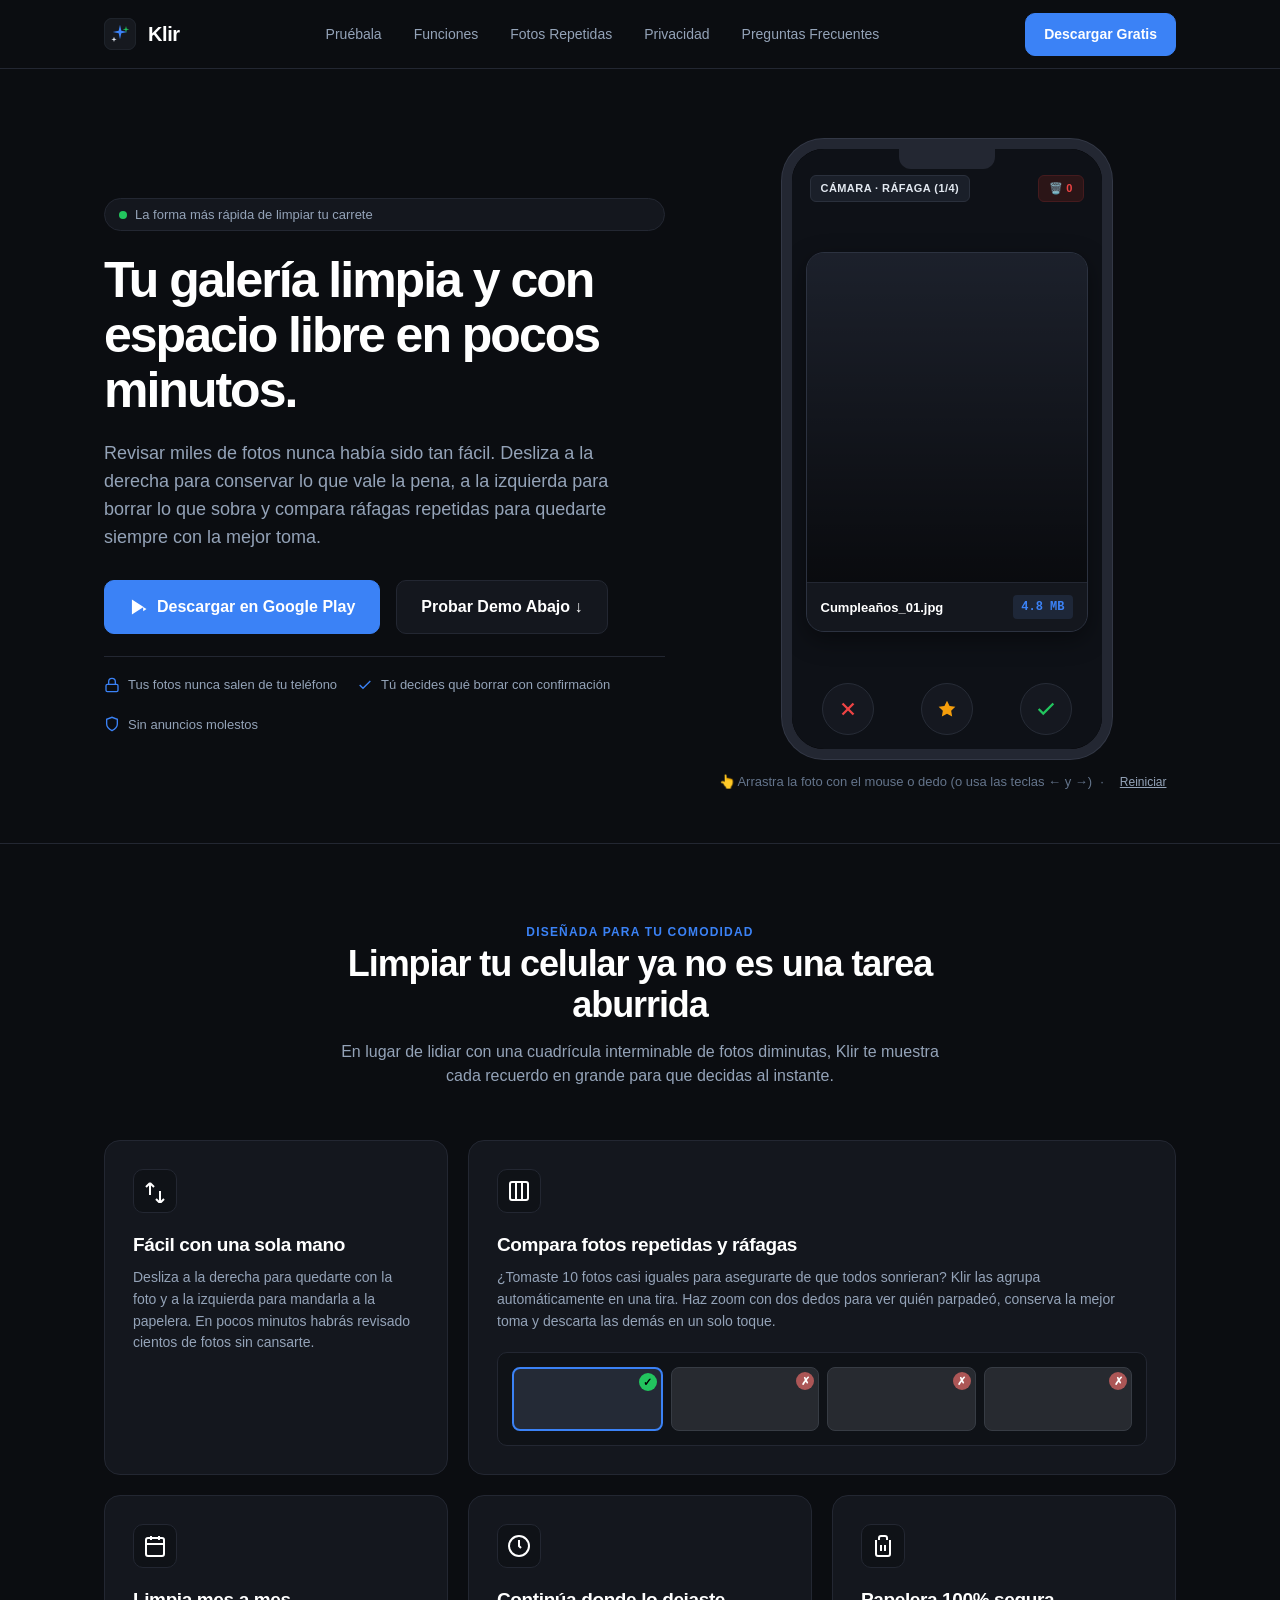
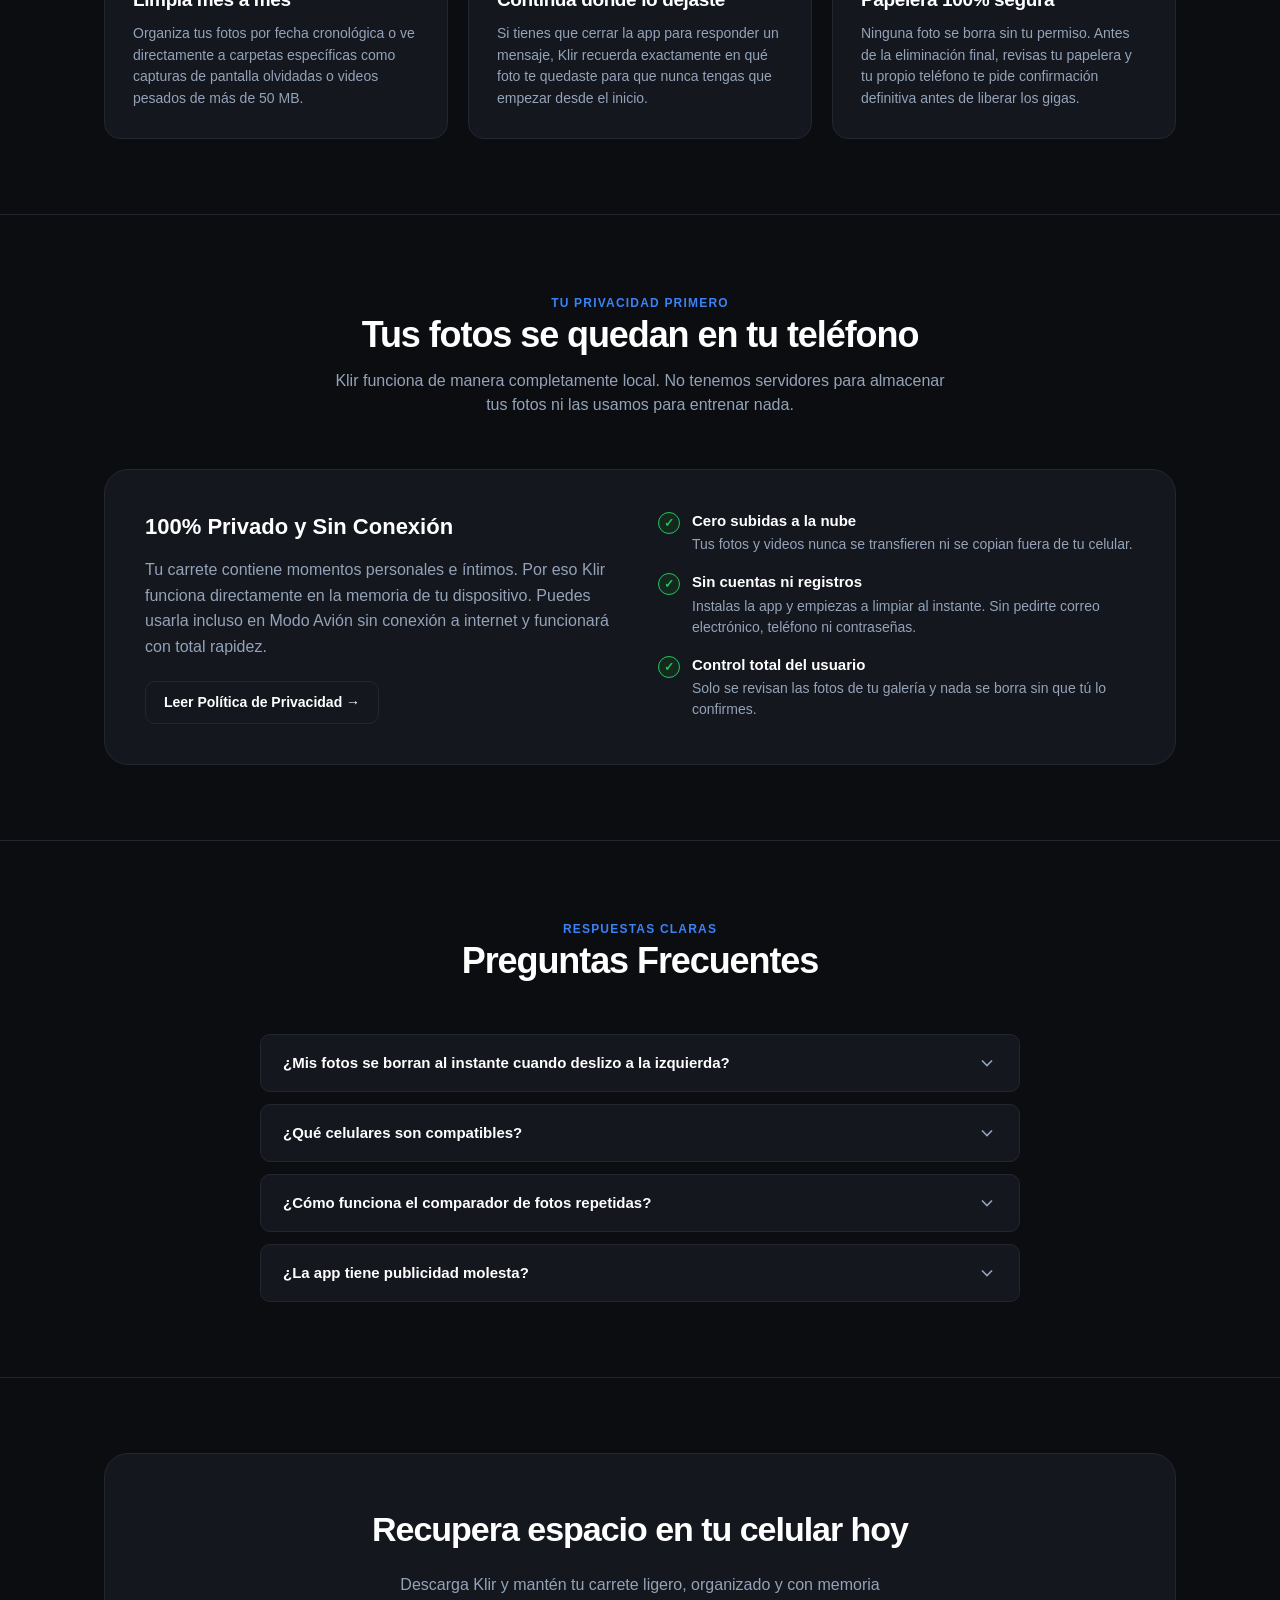
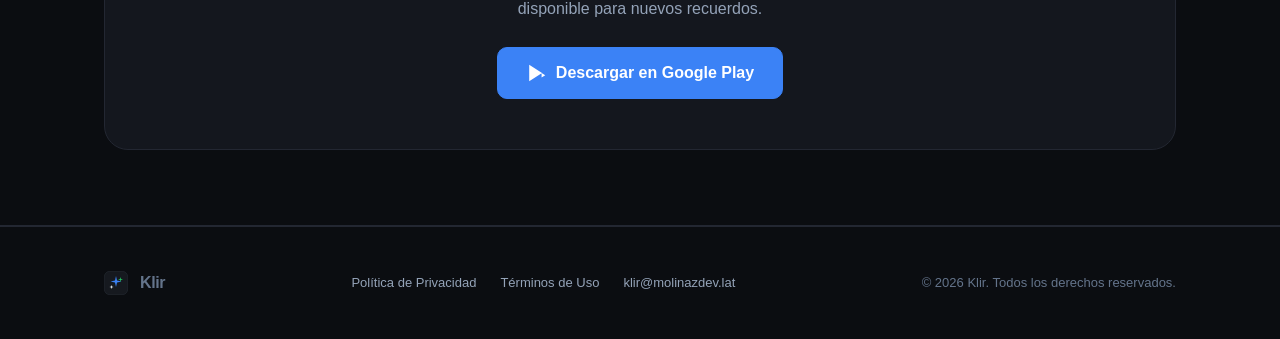
<file: index.html>
<!DOCTYPE html>
<html lang="es">
<head>
  <meta charset="UTF-8">
  <meta name="viewport" content="width=device-width, initial-scale=1.0">
  <title>Klir — Limpia tu galería deslizando fotos | Android</title>
  <meta name="description" content="Libera gigas de memoria en tu celular en minutos. Desliza para conservar o borrar, compara fotos repetidas y limpia tus videos pesados. 100% privado en tu teléfono.">
  <meta name="theme-color" content="#0B0D11">
  
  <!-- Open Graph -->
  <meta property="og:title" content="Klir — Limpia tu galería deslizando fotos">
  <meta property="og:description" content="Desliza para conservar o borrar. Compara fotos repetidas y libera espacio sin que tus recuerdos salgan de tu teléfono.">
  <meta property="og:type" content="website">
  <meta property="og:image" content="assets/logo.svg">
  
  <link rel="icon" type="image/svg+xml" href="assets/favicon.svg">
  <link rel="stylesheet" href="styles.css">
</head>
<body>

  <!-- ====================================================================
       Header
       ==================================================================== -->
  <header class="site-header">
    <div class="container nav-wrap">
      <a href="index.html" class="brand">
        <img src="assets/logo.svg" alt="Klir Icon" class="brand-icon">
        <span>Klir</span>
      </a>

      <nav>
        <ul class="nav-links">
          <li><a href="#demo" class="nav-link">Pruébala</a></li>
          <li><a href="#features" class="nav-link">Funciones</a></li>
          <li><a href="#bursts" class="nav-link">Fotos Repetidas</a></li>
          <li><a href="#privacy" class="nav-link">Privacidad</a></li>
          <li><a href="#faq" class="nav-link">Preguntas Frecuentes</a></li>
        </ul>
      </nav>

      <div class="nav-actions">
        <a href="#download" class="btn btn-primary">Descargar Gratis</a>
      </div>
    </div>
  </header>

  <!-- ====================================================================
       Hero Section
       ==================================================================== -->
  <section class="hero-section">
    <div class="container hero-grid">
      <div class="hero-content">
        <div class="pill-badge">
          <span class="pill-dot"></span>
          <span>La forma más rápida de limpiar tu carrete</span>
        </div>

        <h1 class="hero-title">
          Tu galería limpia y con espacio libre en pocos minutos.
        </h1>

        <p class="hero-subtitle">
          Revisar miles de fotos nunca había sido tan fácil. Desliza a la derecha para conservar lo que vale la pena, a la izquierda para borrar lo que sobra y compara ráfagas repetidas para quedarte siempre con la mejor toma.
        </p>

        <div class="hero-cta">
          <a href="#download" class="btn btn-primary btn-lg">
            <svg width="20" height="20" viewBox="0 0 24 24" fill="currentColor">
              <path d="M3.5 3v18l14-9-14-9z M17 12l4 2.5-4 2.5v-5z"/>
            </svg>
            <span>Descargar en Google Play</span>
          </a>
          <a href="#demo" class="btn btn-secondary btn-lg">Probar Demo Abajo ↓</a>
        </div>

        <div class="trust-row">
          <div class="trust-item">
            <svg viewBox="0 0 24 24" fill="none" stroke="currentColor" stroke-width="2">
              <rect x="3" y="11" width="18" height="11" rx="2" ry="2"></rect>
              <path d="M7 11V7a5 5 0 0 1 10 0v4"></path>
            </svg>
            <span>Tus fotos nunca salen de tu teléfono</span>
          </div>
          <div class="trust-item">
            <svg viewBox="0 0 24 24" fill="none" stroke="currentColor" stroke-width="2">
              <polyline points="20 6 9 17 4 12"></polyline>
            </svg>
            <span>Tú decides qué borrar con confirmación</span>
          </div>
          <div class="trust-item">
            <svg viewBox="0 0 24 24" fill="none" stroke="currentColor" stroke-width="2">
              <path d="M12 22s8-4 8-10V5l-8-3-8 3v7c0 6 8 10 8 10z"></path>
            </svg>
            <span>Sin anuncios molestos</span>
          </div>
        </div>
      </div>

      <!-- Real Interactive Phone Mockup -->
      <div class="phone-mockup-container" id="demo">
        <div class="phone-mockup">
          <div class="phone-notch"></div>
          
          <div class="app-screen">
            <div class="app-screen-header">
              <span class="app-badge-album" id="card-category">CÁMARA · RÁFAGA (1/4)</span>
              <span class="app-badge-trash" id="mockup-trash-count">🗑️ 0</span>
            </div>

            <!-- Card Stack (Background card + Foreground interactive card) -->
            <div class="card-stack">
              <!-- Physical card visible behind -->
              <div class="card-background" id="bg-card">
                <div class="card-background-img" id="bg-card-img"></div>
              </div>

              <!-- Top interactive swipe card -->
              <div class="interactive-card" id="mockup-card">
                <div class="card-photo" id="card-photo">
                  <div class="card-photo-overlay"></div>
                  <div class="card-stamp stamp-keep" id="stamp-keep">CONSERVAR ✓</div>
                  <div class="card-stamp stamp-delete" id="stamp-delete">BORRAR ✗</div>
                  <div class="card-stamp stamp-star" id="stamp-star">⭐ FAVORITA</div>
                </div>
                <div class="card-meta-bar">
                  <span class="card-meta-title" id="card-title">Cumpleaños_01.jpg</span>
                  <span class="card-meta-size" id="card-size">4.8 MB</span>
                </div>
              </div>

              <!-- Completion Screen inside phone -->
              <div class="mockup-completed" id="mockup-completed">
                <div class="completed-icon">🎉</div>
                <div class="completed-title">¡Limpieza de prueba terminada!</div>
                <div class="completed-stat" id="completed-freed-space">Liberaste 83.4 MB en segundos.</div>
                <button class="btn btn-primary" id="btn-restart-mockup" style="padding: 8px 16px; font-size: 13px;">
                  Probar otra vez
                </button>
              </div>
            </div>

            <!-- Action Buttons inside Mockup -->
            <div class="mockup-controls">
              <button class="mockup-btn btn-del" id="mockup-btn-delete" title="Borrar (Deslizar a la izquierda)" aria-label="Borrar">
                <svg width="22" height="22" viewBox="0 0 24 24" fill="none" stroke="currentColor" stroke-width="2.5">
                  <line x1="18" y1="6" x2="6" y2="18"></line>
                  <line x1="6" y1="6" x2="18" y2="18"></line>
                </svg>
              </button>
              
              <button class="mockup-btn btn-star" id="mockup-btn-star" title="Marcar favorita (Deslizar hacia arriba)" aria-label="Favorita">
                <svg width="20" height="20" viewBox="0 0 24 24" fill="currentColor">
                  <polygon points="12 2 15.09 8.26 22 9.27 17 14.14 18.18 21.02 12 17.77 5.82 21.02 7 14.14 2 9.27 8.91 8.26 12 2"></polygon>
                </svg>
              </button>
              
              <button class="mockup-btn btn-keep" id="mockup-btn-keep" title="Conservar (Deslizar a la derecha)" aria-label="Conservar">
                <svg width="22" height="22" viewBox="0 0 24 24" fill="none" stroke="currentColor" stroke-width="2.5">
                  <polyline points="20 6 9 17 4 12"></polyline>
                </svg>
              </button>
            </div>
          </div>
        </div>

        <div class="demo-instruction">
          <span>👆 Arrastra la foto con el mouse o dedo (o usa las teclas ← y →)</span>
          <span>·</span>
          <button class="demo-btn-reset" id="demo-btn-reset">Reiniciar</button>
        </div>
      </div>
    </div>
  </section>

  <!-- ====================================================================
       Features Section (Bento Grid)
       ==================================================================== -->
  <section class="section" id="features">
    <div class="container">
      <div class="section-header">
        <span class="section-tag">Diseñada para tu comodidad</span>
        <h2 class="section-title">Limpiar tu celular ya no es una tarea aburrida</h2>
        <p class="section-desc">
          En lugar de lidiar con una cuadrícula interminable de fotos diminutas, Klir te muestra cada recuerdo en grande para que decidas al instante.
        </p>
      </div>

      <div class="bento-grid">
        <!-- Feature 1 -->
        <div class="bento-card">
          <div>
            <div class="bento-icon">
              <svg width="24" height="24" viewBox="0 0 24 24" fill="none" stroke="currentColor" stroke-width="2">
                <path d="M7 16V4m0 0L3 8m4-4l4 4m6 4v12m0 0l4-4m-4 4l-4-4"/>
              </svg>
            </div>
            <h3 class="bento-title">Fácil con una sola mano</h3>
            <p class="bento-text">
              Desliza a la derecha para quedarte con la foto y a la izquierda para mandarla a la papelera. En pocos minutos habrás revisado cientos de fotos sin cansarte.
            </p>
          </div>
        </div>

        <!-- Feature 2: Bursts (Col span 2) -->
        <div class="bento-card col-span-2" id="bursts">
          <div>
            <div class="bento-icon">
              <svg width="24" height="24" viewBox="0 0 24 24" fill="none" stroke="currentColor" stroke-width="2">
                <rect x="3" y="3" width="18" height="18" rx="2" ry="2"></rect>
                <line x1="9" y1="3" x2="9" y2="21"></line>
                <line x1="15" y1="3" x2="15" y2="21"></line>
              </svg>
            </div>
            <h3 class="bento-title">Compara fotos repetidas y ráfagas</h3>
            <p class="bento-text">
              ¿Tomaste 10 fotos casi iguales para asegurarte de que todos sonrieran? Klir las agrupa automáticamente en una tira. Haz zoom con dos dedos para ver quién parpadeó, conserva la mejor toma y descarta las demás en un solo toque.
            </p>
          </div>
          <div class="bento-preview">
            <div class="burst-strip">
              <div class="burst-thumb active" style="background-image: url('https://images.unsplash.com/photo-1513151233558-d860c5398176?w=200&auto=format&fit=crop&q=80');">
                <span class="burst-badge-check">✓</span>
              </div>
              <div class="burst-thumb" style="background-image: url('https://images.unsplash.com/photo-1513151233558-d860c5398176?w=200&auto=format&fit=crop&q=80'); filter: grayscale(50%);">
                <span class="burst-badge-cross">✗</span>
              </div>
              <div class="burst-thumb" style="background-image: url('https://images.unsplash.com/photo-1513151233558-d860c5398176?w=200&auto=format&fit=crop&q=80'); filter: grayscale(50%);">
                <span class="burst-badge-cross">✗</span>
              </div>
              <div class="burst-thumb" style="background-image: url('https://images.unsplash.com/photo-1513151233558-d860c5398176?w=200&auto=format&fit=crop&q=80'); filter: grayscale(50%);">
                <span class="burst-badge-cross">✗</span>
              </div>
            </div>
          </div>
        </div>

        <!-- Feature 3 -->
        <div class="bento-card">
          <div>
            <div class="bento-icon">
              <svg width="24" height="24" viewBox="0 0 24 24" fill="none" stroke="currentColor" stroke-width="2">
                <rect x="3" y="4" width="18" height="18" rx="2" ry="2"></rect>
                <line x1="16" y1="2" x2="16" y2="6"></line>
                <line x1="8" y1="2" x2="8" y2="6"></line>
                <line x1="3" y1="10" x2="21" y2="10"></line>
              </svg>
            </div>
            <h3 class="bento-title">Limpia mes a mes</h3>
            <p class="bento-text">
              Organiza tus fotos por fecha cronológica o ve directamente a carpetas específicas como capturas de pantalla olvidadas o videos pesados de más de 50 MB.
            </p>
          </div>
        </div>

        <!-- Feature 4 -->
        <div class="bento-card">
          <div>
            <div class="bento-icon">
              <svg width="24" height="24" viewBox="0 0 24 24" fill="none" stroke="currentColor" stroke-width="2">
                <circle cx="12" cy="12" r="10"></circle>
                <polyline points="12 6 12 12 14 14"></polyline>
              </svg>
            </div>
            <h3 class="bento-title">Continúa donde lo dejaste</h3>
            <p class="bento-text">
              Si tienes que cerrar la app para responder un mensaje, Klir recuerda exactamente en qué foto te quedaste para que nunca tengas que empezar desde el inicio.
            </p>
          </div>
        </div>

        <!-- Feature 5 -->
        <div class="bento-card">
          <div>
            <div class="bento-icon">
              <svg width="24" height="24" viewBox="0 0 24 24" fill="none" stroke="currentColor" stroke-width="2">
                <path d="M19 6v14a2 2 0 0 1-2 2H7a2 2 0 0 1-2-2V6m3 0V4a2 2 0 0 1 2-2h4a2 2 0 0 1 2 2v2"></path>
                <line x1="10" y1="11" x2="10" y2="17"></line>
                <line x1="14" y1="11" x2="14" y2="17"></line>
              </svg>
            </div>
            <h3 class="bento-title">Papelera 100% segura</h3>
            <p class="bento-text">
              Ninguna foto se borra sin tu permiso. Antes de la eliminación final, revisas tu papelera y tu propio teléfono te pide confirmación definitiva antes de liberar los gigas.
            </p>
          </div>
        </div>
      </div>
    </div>
  </section>

  <!-- ====================================================================
       Privacy Section
       ==================================================================== -->
  <section class="section" id="privacy">
    <div class="container">
      <div class="section-header">
        <span class="section-tag">Tu privacidad primero</span>
        <h2 class="section-title">Tus fotos se quedan en tu teléfono</h2>
        <p class="section-desc">
          Klir funciona de manera completamente local. No tenemos servidores para almacenar tus fotos ni las usamos para entrenar nada.
        </p>
      </div>

      <div class="privacy-box">
        <div>
          <h3 style="font-size: 22px; font-weight: 700; margin-bottom: 14px;">100% Privado y Sin Conexión</h3>
          <p style="color: var(--text-muted); line-height: 1.6; margin-bottom: 22px;">
            Tu carrete contiene momentos personales e íntimos. Por eso Klir funciona directamente en la memoria de tu dispositivo. Puedes usarla incluso en Modo Avión sin conexión a internet y funcionará con total rapidez.
          </p>
          <a href="privacy.html" class="btn btn-secondary">Leer Política de Privacidad →</a>
        </div>

        <ul class="privacy-list">
          <li class="privacy-item">
            <span class="privacy-bullet">✓</span>
            <div class="privacy-item-text">
              <strong>Cero subidas a la nube</strong>
              Tus fotos y videos nunca se transfieren ni se copian fuera de tu celular.
            </div>
          </li>
          <li class="privacy-item">
            <span class="privacy-bullet">✓</span>
            <div class="privacy-item-text">
              <strong>Sin cuentas ni registros</strong>
              Instalas la app y empiezas a limpiar al instante. Sin pedirte correo electrónico, teléfono ni contraseñas.
            </div>
          </li>
          <li class="privacy-item">
            <span class="privacy-bullet">✓</span>
            <div class="privacy-item-text">
              <strong>Control total del usuario</strong>
              Solo se revisan las fotos de tu galería y nada se borra sin que tú lo confirmes.
            </div>
          </li>
        </ul>
      </div>
    </div>
  </section>

  <!-- ====================================================================
       FAQ Section
       ==================================================================== -->
  <section class="section" id="faq">
    <div class="container">
      <div class="section-header">
        <span class="section-tag">Respuestas claras</span>
        <h2 class="section-title">Preguntas Frecuentes</h2>
      </div>

      <div class="faq-grid">
        <div class="faq-card">
          <button class="faq-header">
            <span>¿Mis fotos se borran al instante cuando deslizo a la izquierda?</span>
            <svg class="faq-icon" viewBox="0 0 24 24" fill="none" stroke="currentColor" stroke-width="2">
              <polyline points="6 9 12 15 18 9"></polyline>
            </svg>
          </button>
          <div class="faq-body">
            No. Deslizar a la izquierda solo envía la foto a una <strong>cola de papelera</strong>. Puedes seguir deslizando con calma. Al terminar, abres la papelera, revisas cuántos megabytes o gigabytes vas a recuperar y tu teléfono te pide confirmación definitiva antes de borrarlas.
          </div>
        </div>

        <div class="faq-card">
          <button class="faq-header">
            <span>¿Qué celulares son compatibles?</span>
            <svg class="faq-icon" viewBox="0 0 24 24" fill="none" stroke="currentColor" stroke-width="2">
              <polyline points="6 9 12 15 18 9"></polyline>
            </svg>
          </button>
          <div class="faq-body">
            Klir funciona en cualquier celular o tableta con Android 11, 12, 13, 14 o 15 (Samsung, Xiaomi, Pixel, Motorola, etc.).
          </div>
        </div>

        <div class="faq-card">
          <button class="faq-header">
            <span>¿Cómo funciona el comparador de fotos repetidas?</span>
            <svg class="faq-icon" viewBox="0 0 24 24" fill="none" stroke="currentColor" stroke-width="2">
              <polyline points="6 9 12 15 18 9"></polyline>
            </svg>
          </button>
          <div class="faq-body">
            Klir identifica automáticamente fotos tomadas con pocos segundos de diferencia en un mismo momento. Te las muestra juntas en una tira para que puedas verlas una al lado de la otra, hacer zoom para comprobar detalles y quedarte solo con la mejor toma.
          </div>
        </div>

        <div class="faq-card">
          <button class="faq-header">
            <span>¿La app tiene publicidad molesta?</span>
            <svg class="faq-icon" viewBox="0 0 24 24" fill="none" stroke="currentColor" stroke-width="2">
              <polyline points="6 9 12 15 18 9"></polyline>
            </svg>
          </button>
          <div class="faq-body">
            No. Klir no tiene anuncios invasivos que interrumpan tu experiencia. La versión Pro se ofrece como un pago único de por vida, sin suscripciones mensuales recurrentes.
          </div>
        </div>
      </div>
    </div>
  </section>

  <!-- ====================================================================
       CTA Section
       ==================================================================== -->
  <section class="section" id="download">
    <div class="container">
      <div class="cta-box">
        <h2 class="cta-title">Recupera espacio en tu celular hoy</h2>
        <p class="cta-text">
          Descarga Klir y mantén tu carrete ligero, organizado y con memoria disponible para nuevos recuerdos.
        </p>
        <div style="margin-top: 8px;">
          <a href="#" class="btn btn-primary btn-lg" style="height: 52px; padding: 0 28px;">
            <svg width="22" height="22" viewBox="0 0 24 24" fill="currentColor">
              <path d="M3.5 3v18l14-9-14-9z M17 12l4 2.5-4 2.5v-5z"/>
            </svg>
            <span>Descargar en Google Play</span>
          </a>
        </div>
      </div>
    </div>
  </section>

  <!-- ====================================================================
       Footer
       ==================================================================== -->
  <footer class="site-footer">
    <div class="container footer-grid">
      <div class="brand">
        <img src="assets/logo.svg" alt="Klir Icon" style="width: 24px; height: 24px;">
        <span style="font-size: 16px;">Klir</span>
      </div>

      <ul class="footer-nav">
        <li><a href="privacy.html" class="footer-link">Política de Privacidad</a></li>
        <li><a href="terms.html" class="footer-link">Términos de Uso</a></li>
        <li><a href="mailto:klir@molinazdev.lat" class="footer-link">klir@molinazdev.lat</a></li>
      </ul>

      <div>
        <span>© 2026 Klir. Todos los derechos reservados.</span>
      </div>
    </div>
  </footer>

  <script src="app.js"></script>
</body>
</html>
</file>
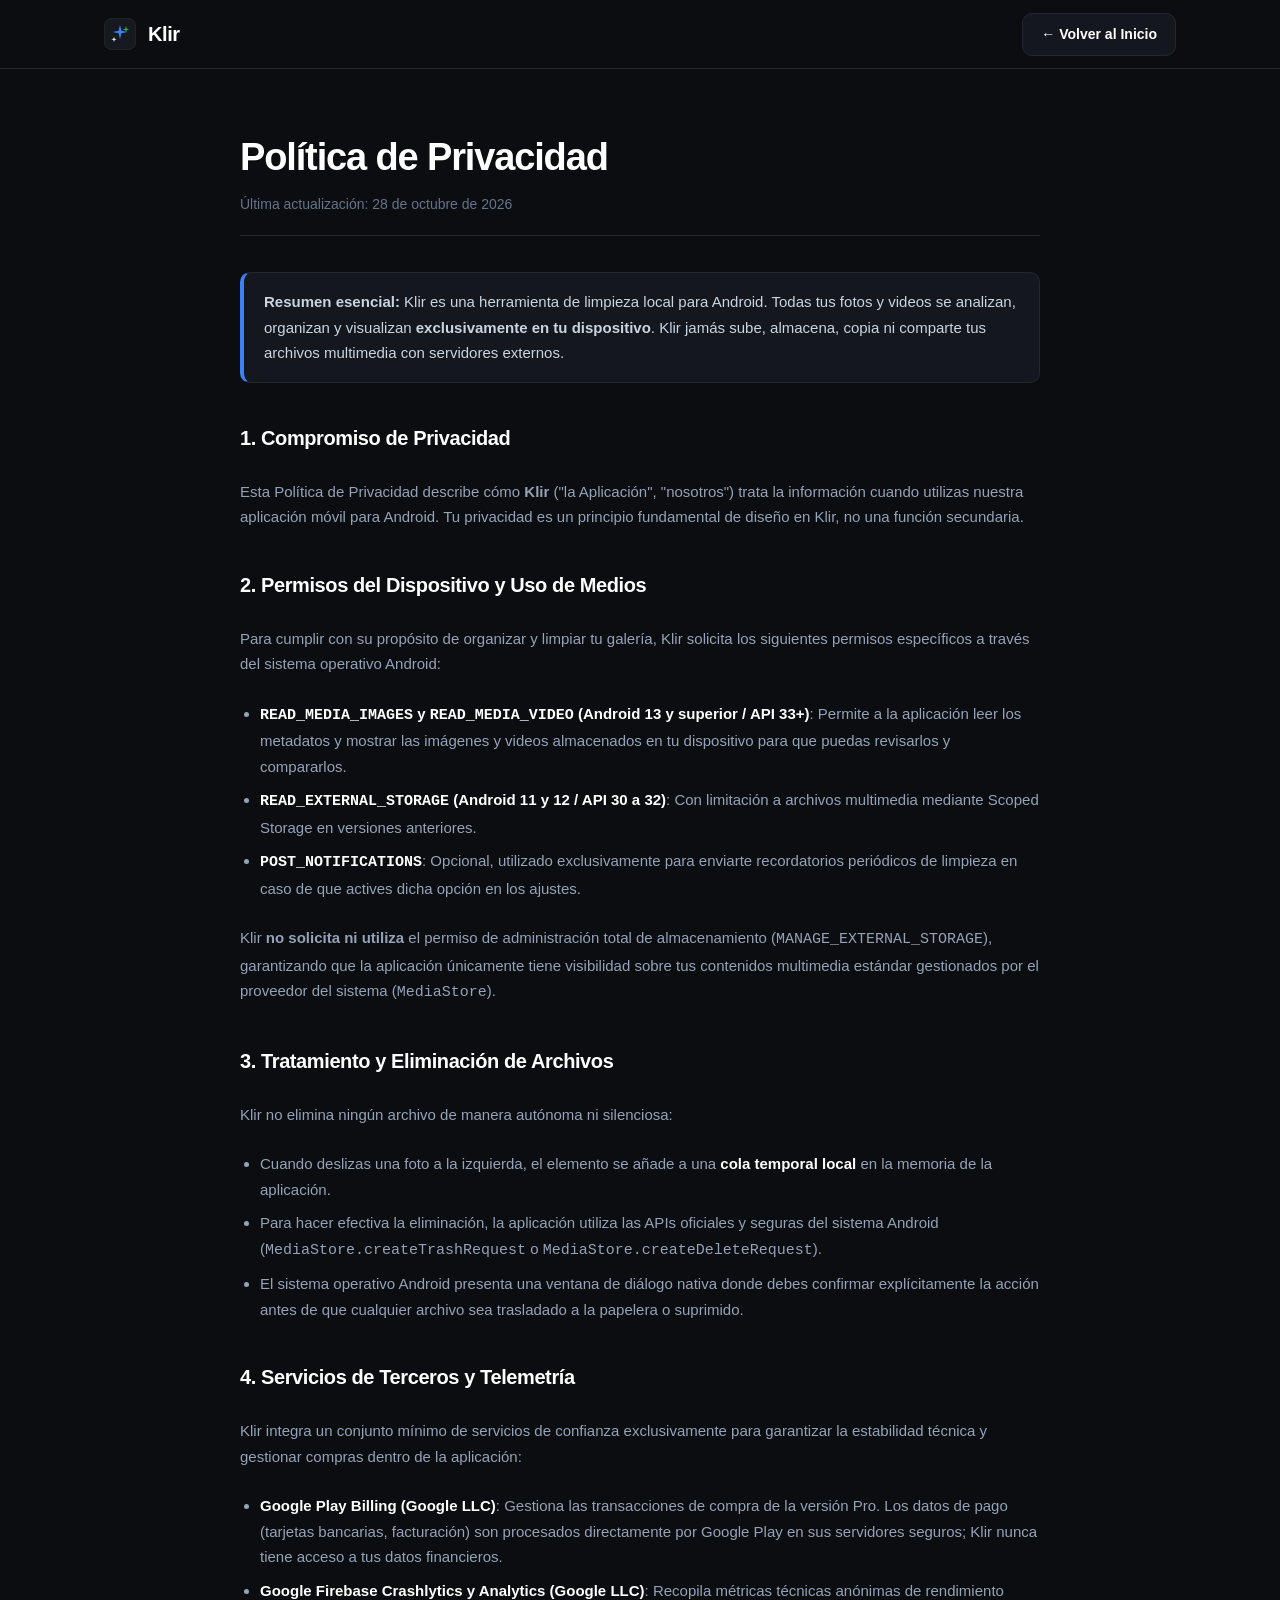
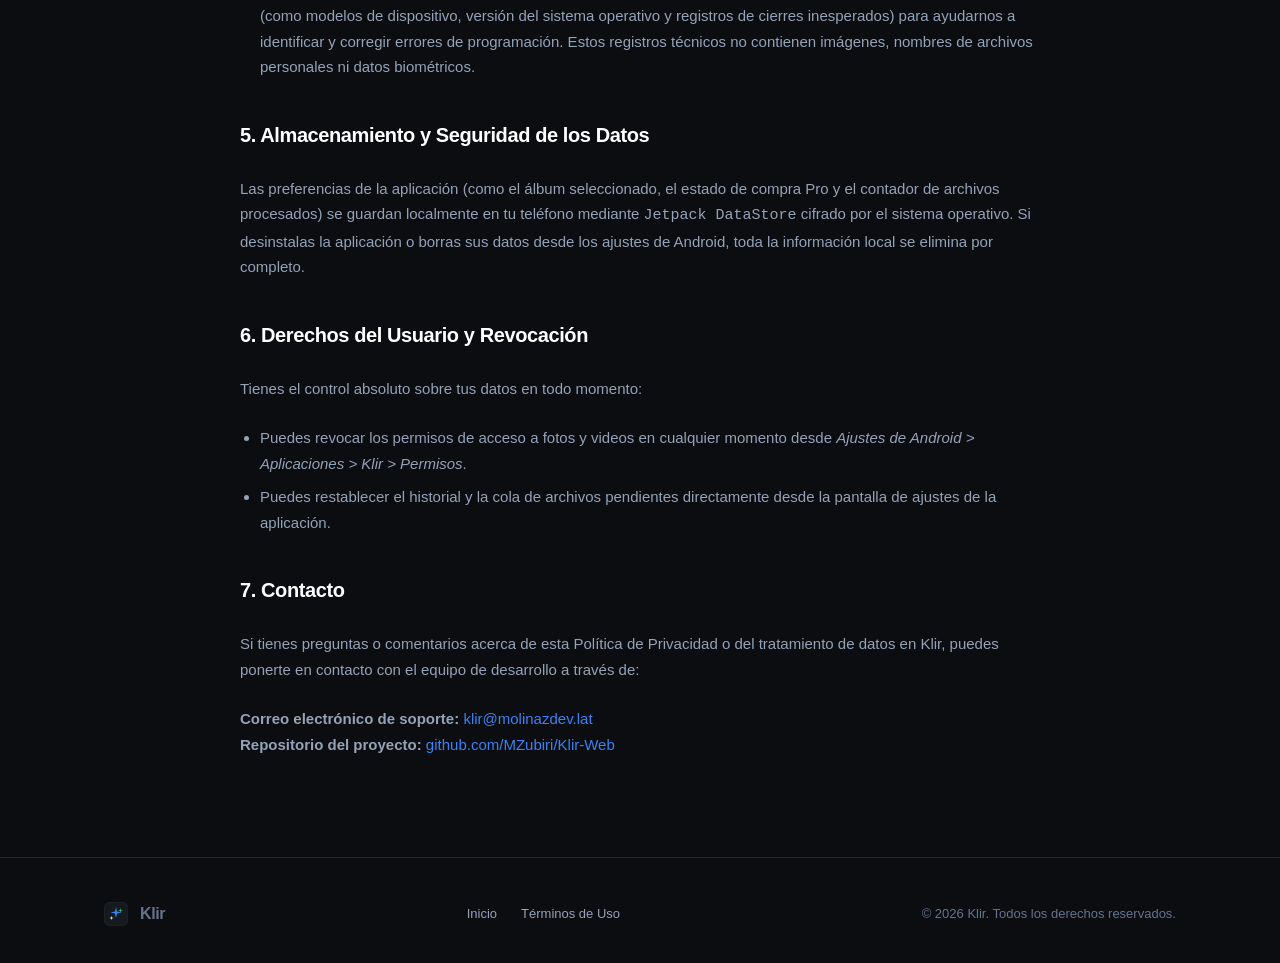
<file: privacy.html>
<!DOCTYPE html>
<html lang="es">
<head>
  <meta charset="UTF-8">
  <meta name="viewport" content="width=device-width, initial-scale=1.0">
  <title>Política de Privacidad — Klir</title>
  <meta name="description" content="Política de Privacidad oficial de Klir para Android. Conoce cómo protegemos tus fotos y datos con procesamiento 100% en tu dispositivo.">
  <meta name="theme-color" content="#0B0D11">
  <link rel="icon" type="image/svg+xml" href="assets/favicon.svg">
  <link rel="stylesheet" href="styles.css">
</head>
<body>

  <!-- Header -->
  <header class="site-header">
    <div class="container nav-wrap">
      <a href="index.html" class="brand">
        <img src="assets/logo.svg" alt="Klir Icon" class="brand-icon">
        <span>Klir</span>
      </a>

      <div class="nav-actions">
        <a href="index.html" class="btn btn-secondary">← Volver al Inicio</a>
      </div>
    </div>
  </header>

  <!-- Legal Content -->
  <main class="container legal-page">
    <header class="legal-header">
      <h1 class="legal-title">Política de Privacidad</h1>
      <div class="legal-updated">Última actualización: 28 de octubre de 2026</div>
    </header>

    <div class="legal-content">
      <div class="legal-callout">
        <strong>Resumen esencial:</strong> Klir es una herramienta de limpieza local para Android. Todas tus fotos y videos se analizan, organizan y visualizan <strong>exclusivamente en tu dispositivo</strong>. Klir jamás sube, almacena, copia ni comparte tus archivos multimedia con servidores externos.
      </div>

      <h2>1. Compromiso de Privacidad</h2>
      <p>
        Esta Política de Privacidad describe cómo <strong>Klir</strong> ("la Aplicación", "nosotros") trata la información cuando utilizas nuestra aplicación móvil para Android. Tu privacidad es un principio fundamental de diseño en Klir, no una función secundaria.
      </p>

      <h2>2. Permisos del Dispositivo y Uso de Medios</h2>
      <p>
        Para cumplir con su propósito de organizar y limpiar tu galería, Klir solicita los siguientes permisos específicos a través del sistema operativo Android:
      </p>
      <ul>
        <li>
          <strong><code>READ_MEDIA_IMAGES</code> y <code>READ_MEDIA_VIDEO</code> (Android 13 y superior / API 33+)</strong>: Permite a la aplicación leer los metadatos y mostrar las imágenes y videos almacenados en tu dispositivo para que puedas revisarlos y compararlos.
        </li>
        <li>
          <strong><code>READ_EXTERNAL_STORAGE</code> (Android 11 y 12 / API 30 a 32)</strong>: Con limitación a archivos multimedia mediante Scoped Storage en versiones anteriores.
        </li>
        <li>
          <strong><code>POST_NOTIFICATIONS</code></strong>: Opcional, utilizado exclusivamente para enviarte recordatorios periódicos de limpieza en caso de que actives dicha opción en los ajustes.
        </li>
      </ul>
      <p>
        Klir <strong>no solicita ni utiliza</strong> el permiso de administración total de almacenamiento (<code>MANAGE_EXTERNAL_STORAGE</code>), garantizando que la aplicación únicamente tiene visibilidad sobre tus contenidos multimedia estándar gestionados por el proveedor del sistema (<code>MediaStore</code>).
      </p>

      <h2>3. Tratamiento y Eliminación de Archivos</h2>
      <p>
        Klir no elimina ningún archivo de manera autónoma ni silenciosa:
      </p>
      <ul>
        <li>Cuando deslizas una foto a la izquierda, el elemento se añade a una <strong>cola temporal local</strong> en la memoria de la aplicación.</li>
        <li>Para hacer efectiva la eliminación, la aplicación utiliza las APIs oficiales y seguras del sistema Android (<code>MediaStore.createTrashRequest</code> o <code>MediaStore.createDeleteRequest</code>).</li>
        <li>El sistema operativo Android presenta una ventana de diálogo nativa donde debes confirmar explícitamente la acción antes de que cualquier archivo sea trasladado a la papelera o suprimido.</li>
      </ul>

      <h2>4. Servicios de Terceros y Telemetría</h2>
      <p>
        Klir integra un conjunto mínimo de servicios de confianza exclusivamente para garantizar la estabilidad técnica y gestionar compras dentro de la aplicación:
      </p>
      <ul>
        <li>
          <strong>Google Play Billing (Google LLC)</strong>: Gestiona las transacciones de compra de la versión Pro. Los datos de pago (tarjetas bancarias, facturación) son procesados directamente por Google Play en sus servidores seguros; Klir nunca tiene acceso a tus datos financieros.
        </li>
        <li>
          <strong>Google Firebase Crashlytics y Analytics (Google LLC)</strong>: Recopila métricas técnicas anónimas de rendimiento (como modelos de dispositivo, versión del sistema operativo y registros de cierres inesperados) para ayudarnos a identificar y corregir errores de programación. Estos registros técnicos no contienen imágenes, nombres de archivos personales ni datos biométricos.
        </li>
      </ul>

      <h2>5. Almacenamiento y Seguridad de los Datos</h2>
      <p>
        Las preferencias de la aplicación (como el álbum seleccionado, el estado de compra Pro y el contador de archivos procesados) se guardan localmente en tu teléfono mediante <code>Jetpack DataStore</code> cifrado por el sistema operativo. Si desinstalas la aplicación o borras sus datos desde los ajustes de Android, toda la información local se elimina por completo.
      </p>

      <h2>6. Derechos del Usuario y Revocación</h2>
      <p>
        Tienes el control absoluto sobre tus datos en todo momento:
      </p>
      <ul>
        <li>Puedes revocar los permisos de acceso a fotos y videos en cualquier momento desde <em>Ajustes de Android &gt; Aplicaciones &gt; Klir &gt; Permisos</em>.</li>
        <li>Puedes restablecer el historial y la cola de archivos pendientes directamente desde la pantalla de ajustes de la aplicación.</li>
      </ul>

      <h2>7. Contacto</h2>
      <p>
        Si tienes preguntas o comentarios acerca de esta Política de Privacidad o del tratamiento de datos en Klir, puedes ponerte en contacto con el equipo de desarrollo a través de:
      </p>
      <p>
        <strong>Correo electrónico de soporte:</strong> <a href="mailto:klir@molinazdev.lat" style="color: var(--accent-blue);">klir@molinazdev.lat</a><br>
        <strong>Repositorio del proyecto:</strong> <a href="https://github.com/MZubiri/Klir-Web" target="_blank" rel="noopener" style="color: var(--accent-blue);">github.com/MZubiri/Klir-Web</a>
      </p>
    </div>
  </main>

  <!-- Footer -->
  <footer class="site-footer">
    <div class="container footer-grid">
      <div class="brand">
        <img src="assets/logo.svg" alt="Klir Icon" style="width: 24px; height: 24px;">
        <span style="font-size: 16px;">Klir</span>
      </div>

      <ul class="footer-nav">
        <li><a href="index.html" class="footer-link">Inicio</a></li>
        <li><a href="terms.html" class="footer-link">Términos de Uso</a></li>
      </ul>

      <div>
        <span>© 2026 Klir. Todos los derechos reservados.</span>
      </div>
    </div>
  </footer>

</body>
</html>
</file>
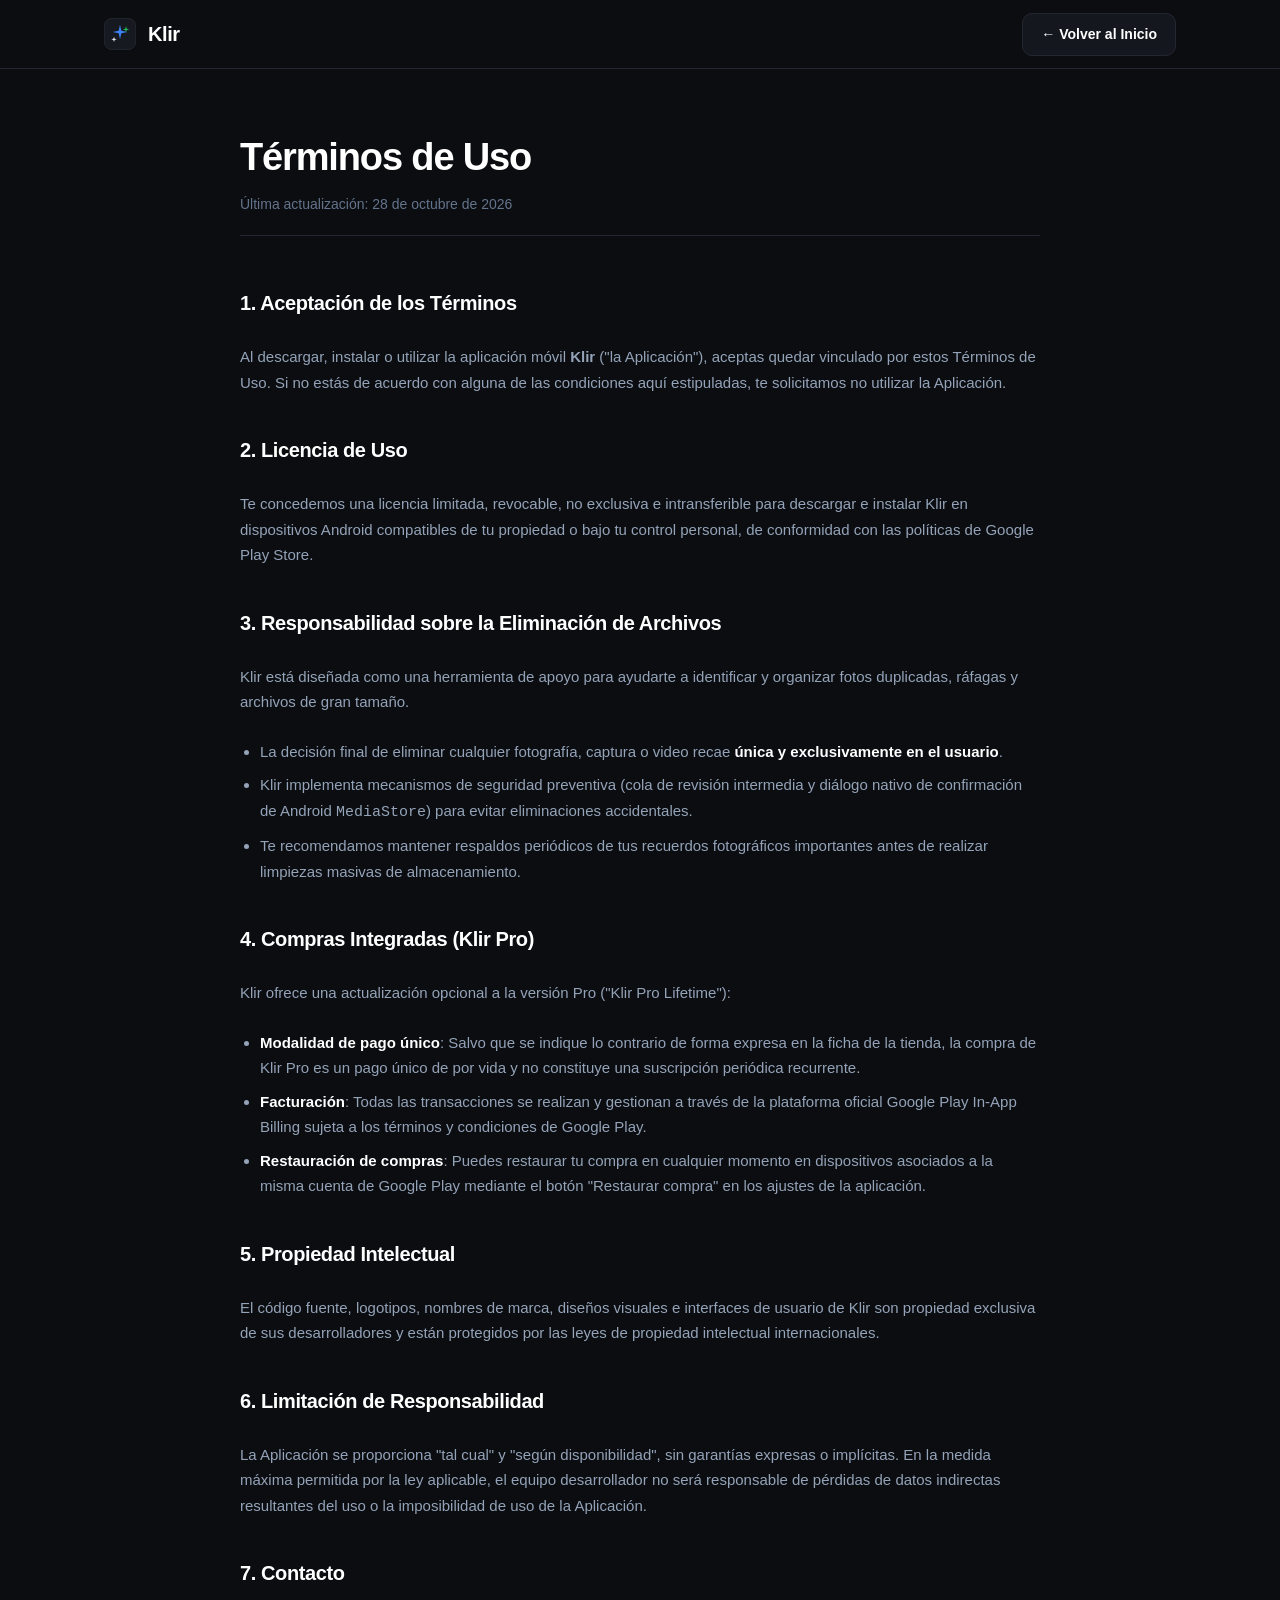
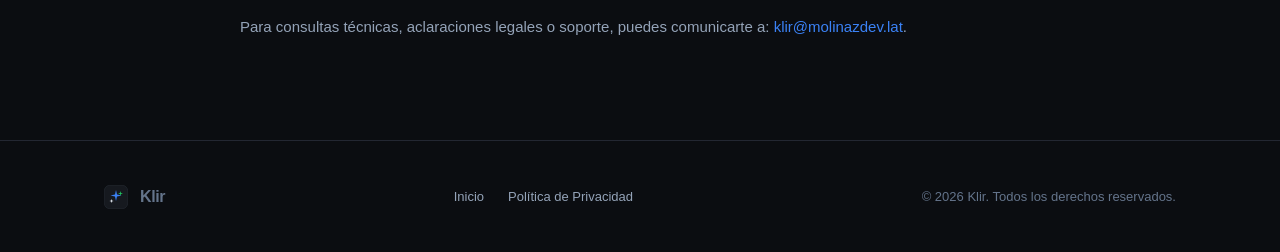
<file: terms.html>
<!DOCTYPE html>
<html lang="es">
<head>
  <meta charset="UTF-8">
  <meta name="viewport" content="width=device-width, initial-scale=1.0">
  <title>Términos de Uso — Klir</title>
  <meta name="description" content="Términos y condiciones de uso de la aplicación móvil Klir para Android.">
  <meta name="theme-color" content="#0B0D11">
  <link rel="icon" type="image/svg+xml" href="assets/favicon.svg">
  <link rel="stylesheet" href="styles.css">
</head>
<body>

  <!-- Header -->
  <header class="site-header">
    <div class="container nav-wrap">
      <a href="index.html" class="brand">
        <img src="assets/logo.svg" alt="Klir Icon" class="brand-icon">
        <span>Klir</span>
      </a>

      <div class="nav-actions">
        <a href="index.html" class="btn btn-secondary">← Volver al Inicio</a>
      </div>
    </div>
  </header>

  <!-- Legal Content -->
  <main class="container legal-page">
    <header class="legal-header">
      <h1 class="legal-title">Términos de Uso</h1>
      <div class="legal-updated">Última actualización: 28 de octubre de 2026</div>
    </header>

    <div class="legal-content">
      <h2>1. Aceptación de los Términos</h2>
      <p>
        Al descargar, instalar o utilizar la aplicación móvil <strong>Klir</strong> ("la Aplicación"), aceptas quedar vinculado por estos Términos de Uso. Si no estás de acuerdo con alguna de las condiciones aquí estipuladas, te solicitamos no utilizar la Aplicación.
      </p>

      <h2>2. Licencia de Uso</h2>
      <p>
        Te concedemos una licencia limitada, revocable, no exclusiva e intransferible para descargar e instalar Klir en dispositivos Android compatibles de tu propiedad o bajo tu control personal, de conformidad con las políticas de Google Play Store.
      </p>

      <h2>3. Responsabilidad sobre la Eliminación de Archivos</h2>
      <p>
        Klir está diseñada como una herramienta de apoyo para ayudarte a identificar y organizar fotos duplicadas, ráfagas y archivos de gran tamaño.
      </p>
      <ul>
        <li>La decisión final de eliminar cualquier fotografía, captura o video recae <strong>única y exclusivamente en el usuario</strong>.</li>
        <li>Klir implementa mecanismos de seguridad preventiva (cola de revisión intermedia y diálogo nativo de confirmación de Android <code>MediaStore</code>) para evitar eliminaciones accidentales.</li>
        <li>Te recomendamos mantener respaldos periódicos de tus recuerdos fotográficos importantes antes de realizar limpiezas masivas de almacenamiento.</li>
      </ul>

      <h2>4. Compras Integradas (Klir Pro)</h2>
      <p>
        Klir ofrece una actualización opcional a la versión Pro ("Klir Pro Lifetime"):
      </p>
      <ul>
        <li><strong>Modalidad de pago único</strong>: Salvo que se indique lo contrario de forma expresa en la ficha de la tienda, la compra de Klir Pro es un pago único de por vida y no constituye una suscripción periódica recurrente.</li>
        <li><strong>Facturación</strong>: Todas las transacciones se realizan y gestionan a través de la plataforma oficial Google Play In-App Billing sujeta a los términos y condiciones de Google Play.</li>
        <li><strong>Restauración de compras</strong>: Puedes restaurar tu compra en cualquier momento en dispositivos asociados a la misma cuenta de Google Play mediante el botón "Restaurar compra" en los ajustes de la aplicación.</li>
      </ul>

      <h2>5. Propiedad Intelectual</h2>
      <p>
        El código fuente, logotipos, nombres de marca, diseños visuales e interfaces de usuario de Klir son propiedad exclusiva de sus desarrolladores y están protegidos por las leyes de propiedad intelectual internacionales.
      </p>

      <h2>6. Limitación de Responsabilidad</h2>
      <p>
        La Aplicación se proporciona "tal cual" y "según disponibilidad", sin garantías expresas o implícitas. En la medida máxima permitida por la ley aplicable, el equipo desarrollador no será responsable de pérdidas de datos indirectas resultantes del uso o la imposibilidad de uso de la Aplicación.
      </p>

      <h2>7. Contacto</h2>
      <p>
        Para consultas técnicas, aclaraciones legales o soporte, puedes comunicarte a: <a href="mailto:klir@molinazdev.lat" style="color: var(--accent-blue);">klir@molinazdev.lat</a>.
      </p>
    </div>
  </main>

  <!-- Footer -->
  <footer class="site-footer">
    <div class="container footer-grid">
      <div class="brand">
        <img src="assets/logo.svg" alt="Klir Icon" style="width: 24px; height: 24px;">
        <span style="font-size: 16px;">Klir</span>
      </div>

      <ul class="footer-nav">
        <li><a href="index.html" class="footer-link">Inicio</a></li>
        <li><a href="privacy.html" class="footer-link">Política de Privacidad</a></li>
      </ul>

      <div>
        <span>© 2026 Klir. Todos los derechos reservados.</span>
      </div>
    </div>
  </footer>

</body>
</html>
</file>
<file: styles.css>
/* ==========================================================================
   KLIR WEB — Minimalist, Solid Tech Design (Zero AI Gradients)
   Human-focused, high contrast, clean typography.
   ========================================================================== */

:root {
  --bg-main: #0B0D11;
  --bg-card: #14171E;
  --bg-card-hover: #1A1F29;
  --bg-inset: #0F1217;
  --border-color: #232732;
  --border-highlight: #333846;
  
  --text-main: #FFFFFF;
  --text-muted: #94A3B8;
  --text-dim: #64748B;
  
  --accent-blue: #3B82F6;
  --accent-blue-hover: #2563EB;
  --accent-green: #22C55E;
  --accent-green-bg: #14281E;
  --accent-red: #EF4444;
  --accent-red-bg: #2B1517;
  --accent-star: #F59E0B;
  
  --font-sans: -apple-system, BlinkMacSystemFont, "Segoe UI", Roboto, Helvetica, Arial, sans-serif;
  --font-mono: ui-monospace, SFMono-Regular, Menlo, Monaco, Consolas, monospace;
  
  --radius-sm: 6px;
  --radius-md: 10px;
  --radius-lg: 16px;
  --radius-xl: 24px;
  
  --container-max: 1120px;
}

* {
  box-sizing: border-box;
  margin: 0;
  padding: 0;
}

html {
  font-family: var(--font-sans);
  background-color: var(--bg-main);
  color: var(--text-main);
  line-height: 1.5;
  -webkit-font-smoothing: antialiased;
  scroll-behavior: smooth;
}

body {
  min-height: 100vh;
  display: flex;
  flex-direction: column;
}

a {
  color: inherit;
  text-decoration: none;
}

button {
  font-family: inherit;
  cursor: pointer;
  border: none;
  background: none;
}

.container {
  max-width: var(--container-max);
  margin: 0 auto;
  padding: 0 24px;
  width: 100%;
}

/* ==========================================================================
   Navigation
   ========================================================================== */
.site-header {
  position: sticky;
  top: 0;
  z-index: 100;
  background-color: var(--bg-main);
  border-bottom: 1px solid var(--border-color);
}

.nav-wrap {
  display: flex;
  align-items: center;
  justify-content: space-between;
  height: 68px;
}

.brand {
  display: flex;
  align-items: center;
  gap: 12px;
  font-size: 20px;
  font-weight: 700;
  letter-spacing: -0.02em;
}

.brand-icon {
  width: 32px;
  height: 32px;
}

.nav-links {
  display: flex;
  align-items: center;
  gap: 32px;
  list-style: none;
}

.nav-link {
  font-size: 14px;
  font-weight: 500;
  color: var(--text-muted);
  transition: color 0.15s ease;
}

.nav-link:hover {
  color: var(--text-main);
}

.nav-actions {
  display: flex;
  align-items: center;
  gap: 12px;
}

/* ==========================================================================
   Buttons & Badges
   ========================================================================== */
.btn {
  display: inline-flex;
  align-items: center;
  justify-content: center;
  gap: 8px;
  font-size: 14px;
  font-weight: 600;
  padding: 10px 18px;
  border-radius: var(--radius-md);
  transition: all 0.15s ease;
  white-space: nowrap;
}

.btn-primary {
  background-color: var(--accent-blue);
  color: #FFFFFF;
  border: 1px solid var(--accent-blue);
}

.btn-primary:hover {
  background-color: var(--accent-blue-hover);
  border-color: var(--accent-blue-hover);
}

.btn-secondary {
  background-color: var(--bg-card);
  color: var(--text-main);
  border: 1px solid var(--border-color);
}

.btn-secondary:hover {
  background-color: var(--bg-card-hover);
  border-color: var(--border-highlight);
}

.btn-lg {
  padding: 14px 24px;
  font-size: 16px;
  border-radius: var(--radius-md);
}

.pill-badge {
  display: inline-flex;
  align-items: center;
  gap: 8px;
  padding: 6px 14px;
  background-color: var(--bg-card);
  border: 1px solid var(--border-color);
  border-radius: 9999px;
  font-size: 13px;
  font-weight: 500;
  color: var(--text-muted);
}

.pill-dot {
  width: 8px;
  height: 8px;
  border-radius: 50%;
  background-color: var(--accent-green);
}

/* ==========================================================================
   Hero Section
   ========================================================================== */
.hero-section {
  padding: 70px 0 50px;
  border-bottom: 1px solid var(--border-color);
}

.hero-grid {
  display: grid;
  grid-template-columns: 1.1fr 0.9fr;
  gap: 52px;
  align-items: center;
}

.hero-content {
  display: flex;
  flex-direction: column;
  gap: 22px;
}

.hero-title {
  font-size: 50px;
  line-height: 1.1;
  letter-spacing: -0.04em;
  font-weight: 800;
  color: var(--text-main);
}

.hero-subtitle {
  font-size: 18px;
  line-height: 1.55;
  color: var(--text-muted);
  max-width: 530px;
}

.hero-cta {
  display: flex;
  flex-wrap: wrap;
  align-items: center;
  gap: 16px;
  margin-top: 6px;
}

.trust-row {
  display: flex;
  flex-wrap: wrap;
  gap: 20px;
  padding-top: 18px;
  border-top: 1px solid var(--border-color);
}

.trust-item {
  display: flex;
  align-items: center;
  gap: 8px;
  font-size: 13px;
  color: var(--text-muted);
  font-weight: 500;
}

.trust-item svg {
  width: 16px;
  height: 16px;
  color: var(--accent-blue);
  flex-shrink: 0;
}

/* ==========================================================================
   Interactive Phone Frame / Real Photo Mockup
   ========================================================================== */
.phone-mockup-container {
  display: flex;
  flex-direction: column;
  align-items: center;
  gap: 12px;
}

.phone-mockup {
  width: 330px;
  height: 620px;
  background-color: #000000;
  border: 10px solid #232732;
  border-radius: 42px;
  position: relative;
  overflow: hidden;
  box-shadow: 0 0 0 1px #333846;
  display: flex;
  flex-direction: column;
}

.phone-notch {
  width: 96px;
  height: 20px;
  background-color: #232732;
  position: absolute;
  top: 0;
  left: 50%;
  transform: translateX(-50%);
  border-bottom-left-radius: 12px;
  border-bottom-right-radius: 12px;
  z-index: 20;
}

.app-screen {
  flex: 1;
  background-color: #0E1117;
  display: flex;
  flex-direction: column;
  padding: 26px 14px 14px;
  position: relative;
  user-select: none;
}

.app-screen-header {
  display: flex;
  justify-content: space-between;
  align-items: center;
  margin-bottom: 14px;
  padding: 0 4px;
}

.app-badge-album {
  font-size: 11px;
  font-weight: 600;
  background-color: #1A1F29;
  border: 1px solid #2A303C;
  color: #E2E8F0;
  padding: 4px 10px;
  border-radius: 6px;
  text-transform: uppercase;
  letter-spacing: 0.04em;
}

.app-badge-trash {
  font-size: 11px;
  font-weight: 700;
  background-color: #2B1517;
  border: 1px solid #451B1E;
  color: #EF4444;
  padding: 4px 10px;
  border-radius: 6px;
}

/* Stack Cards */
.card-stack {
  flex: 1;
  position: relative;
  display: flex;
  align-items: center;
  justify-content: center;
  perspective: 1000px;
}

/* Background Card (visible beneath active card) */
.card-background {
  position: absolute;
  width: 100%;
  height: 380px;
  border-radius: 18px;
  background-color: #161A22;
  border: 1px solid #282E3B;
  transform: scale(0.93) translateY(12px);
  z-index: 1;
  overflow: hidden;
  transition: transform 0.25s ease, opacity 0.25s ease;
  pointer-events: none;
}

.card-background-img {
  width: 100%;
  height: 100%;
  background-size: cover;
  background-position: center;
  opacity: 0.4;
  filter: grayscale(40%);
}

/* Active Interactive Card */
.interactive-card {
  position: relative;
  width: 100%;
  height: 380px;
  background-color: #1A1E27;
  border: 1px solid #2C3240;
  border-radius: 18px;
  overflow: hidden;
  z-index: 5;
  display: flex;
  flex-direction: column;
  cursor: grab;
  touch-action: none;
  box-shadow: 0 8px 24px rgba(0, 0, 0, 0.4);
}

.interactive-card:active {
  cursor: grabbing;
}

.card-photo {
  flex: 1;
  position: relative;
  background-size: cover;
  background-position: center;
  background-repeat: no-repeat;
  background-color: #1F2430;
  display: flex;
  align-items: center;
  justify-content: center;
}

/* Photo bottom shade for metadata text readability */
.card-photo-overlay {
  position: absolute;
  inset: 0;
  background: linear-gradient(180deg, rgba(0,0,0,0.1) 0%, rgba(0,0,0,0.7) 100%);
  pointer-events: none;
}

.card-stamp {
  position: absolute;
  top: 18px;
  padding: 6px 14px;
  font-size: 13px;
  font-weight: 800;
  border-radius: 8px;
  letter-spacing: 0.05em;
  opacity: 0;
  transition: opacity 0.1s ease;
  pointer-events: none;
  z-index: 10;
}

.stamp-keep {
  left: 18px;
  background-color: var(--accent-green);
  color: #000000;
}

.stamp-delete {
  right: 18px;
  background-color: var(--accent-red);
  color: #FFFFFF;
}

.stamp-star {
  left: 50%;
  top: 30px;
  transform: translateX(-50%);
  background-color: var(--accent-star);
  color: #000000;
}

.card-meta-bar {
  position: relative;
  z-index: 5;
  padding: 12px 14px;
  background-color: #14171E;
  border-top: 1px solid #232732;
  display: flex;
  justify-content: space-between;
  align-items: center;
}

.card-meta-title {
  font-size: 13px;
  font-weight: 600;
  color: #FFFFFF;
  display: flex;
  align-items: center;
  gap: 6px;
}

.card-meta-size {
  font-size: 12px;
  font-family: var(--font-mono);
  font-weight: 600;
  color: var(--accent-blue);
  background-color: #1E2738;
  padding: 3px 8px;
  border-radius: 4px;
}

/* Completion Screen in Mockup */
.mockup-completed {
  position: absolute;
  inset: 0;
  background-color: #0E1117;
  z-index: 15;
  display: none;
  flex-direction: column;
  align-items: center;
  justify-content: center;
  text-align: center;
  padding: 24px;
}

.mockup-completed.active {
  display: flex;
}

.completed-icon {
  font-size: 48px;
  margin-bottom: 12px;
}

.completed-title {
  font-size: 18px;
  font-weight: 700;
  color: #FFFFFF;
  margin-bottom: 6px;
}

.completed-stat {
  font-size: 13px;
  color: var(--text-muted);
  margin-bottom: 18px;
}

/* Controls */
.mockup-controls {
  display: flex;
  justify-content: space-between;
  align-items: center;
  margin-top: 14px;
  padding: 0 16px;
}

.mockup-btn {
  width: 52px;
  height: 52px;
  border-radius: 50%;
  display: flex;
  align-items: center;
  justify-content: center;
  border: 1px solid #272C37;
  background-color: #151820;
  transition: all 0.15s ease;
}

.mockup-btn:active {
  transform: scale(0.92);
}

.mockup-btn.btn-del {
  color: #EF4444;
}
.mockup-btn.btn-del:hover {
  background-color: #2B1517;
  border-color: #EF4444;
}

.mockup-btn.btn-star {
  color: #F59E0B;
}
.mockup-btn.btn-star:hover {
  background-color: #2A2012;
  border-color: #F59E0B;
}

.mockup-btn.btn-keep {
  color: #22C55E;
}
.mockup-btn.btn-keep:hover {
  background-color: #14281E;
  border-color: #22C55E;
}

.demo-instruction {
  font-size: 13px;
  color: var(--text-dim);
  text-align: center;
  display: flex;
  align-items: center;
  gap: 8px;
}

.demo-btn-reset {
  font-size: 12px;
  color: var(--text-muted);
  text-decoration: underline;
  cursor: pointer;
  padding: 4px 8px;
}
.demo-btn-reset:hover {
  color: #FFFFFF;
}

/* ==========================================================================
   Section: Bento Grid Features
   ========================================================================== */
.section {
  padding: 75px 0;
  border-bottom: 1px solid var(--border-color);
}

.section-header {
  text-align: center;
  max-width: 620px;
  margin: 0 auto 52px;
}

.section-tag {
  font-size: 12px;
  font-weight: 700;
  text-transform: uppercase;
  letter-spacing: 0.1em;
  color: var(--accent-blue);
  margin-bottom: 10px;
}

.section-title {
  font-size: 36px;
  font-weight: 800;
  letter-spacing: -0.03em;
  line-height: 1.15;
  color: var(--text-main);
  margin-bottom: 14px;
}

.section-desc {
  font-size: 16px;
  color: var(--text-muted);
  line-height: 1.5;
}

.bento-grid {
  display: grid;
  grid-template-columns: repeat(3, 1fr);
  gap: 20px;
}

.bento-card {
  background-color: var(--bg-card);
  border: 1px solid var(--border-color);
  border-radius: var(--radius-lg);
  padding: 28px;
  display: flex;
  flex-direction: column;
  justify-content: space-between;
  transition: border-color 0.15s ease;
}

.bento-card:hover {
  border-color: var(--border-highlight);
}

.bento-card.col-span-2 {
  grid-column: span 2;
}

.bento-icon {
  width: 44px;
  height: 44px;
  border-radius: var(--radius-md);
  background-color: var(--bg-inset);
  border: 1px solid var(--border-color);
  display: flex;
  align-items: center;
  justify-content: center;
  color: var(--text-main);
  margin-bottom: 18px;
}

.bento-title {
  font-size: 19px;
  font-weight: 700;
  letter-spacing: -0.02em;
  margin-bottom: 8px;
  color: var(--text-main);
}

.bento-text {
  font-size: 14px;
  color: var(--text-muted);
  line-height: 1.55;
}

.bento-preview {
  margin-top: 20px;
  background-color: var(--bg-inset);
  border: 1px solid var(--border-color);
  border-radius: var(--radius-md);
  padding: 14px;
  display: flex;
  align-items: center;
  justify-content: center;
}

/* Burst Filmstrip Mini Preview */
.burst-strip {
  display: flex;
  gap: 8px;
  width: 100%;
}

.burst-thumb {
  flex: 1;
  height: 64px;
  background-color: #242A36;
  border: 1px solid #333C4D;
  border-radius: 8px;
  position: relative;
  display: flex;
  align-items: center;
  justify-content: center;
  font-size: 11px;
  font-weight: 700;
  color: #94A3B8;
  background-size: cover;
  background-position: center;
}

.burst-thumb.active {
  border: 2px solid var(--accent-blue);
  color: #FFFFFF;
}

.burst-badge-check {
  position: absolute;
  top: 4px;
  right: 4px;
  width: 18px;
  height: 18px;
  border-radius: 50%;
  background-color: var(--accent-green);
  color: #000;
  font-size: 11px;
  display: flex;
  align-items: center;
  justify-content: center;
  font-weight: 900;
}

.burst-badge-cross {
  position: absolute;
  top: 4px;
  right: 4px;
  width: 18px;
  height: 18px;
  border-radius: 50%;
  background-color: var(--accent-red);
  color: #FFF;
  font-size: 11px;
  display: flex;
  align-items: center;
  justify-content: center;
  font-weight: 900;
}

/* ==========================================================================
   Section: Privacy (Clean, Non-Technical)
   ========================================================================== */
.privacy-box {
  background-color: var(--bg-card);
  border: 1px solid var(--border-color);
  border-radius: var(--radius-xl);
  padding: 40px;
  display: grid;
  grid-template-columns: 1fr 1fr;
  gap: 36px;
}

.privacy-list {
  list-style: none;
  display: flex;
  flex-direction: column;
  gap: 16px;
}

.privacy-item {
  display: flex;
  align-items: flex-start;
  gap: 12px;
}

.privacy-bullet {
  width: 22px;
  height: 22px;
  border-radius: 50%;
  background-color: var(--accent-green-bg);
  border: 1px solid var(--accent-green);
  color: var(--accent-green);
  display: flex;
  align-items: center;
  justify-content: center;
  font-size: 12px;
  font-weight: 900;
  flex-shrink: 0;
  margin-top: 2px;
}

.privacy-item-text {
  font-size: 14px;
  color: var(--text-muted);
  line-height: 1.5;
}

.privacy-item-text strong {
  color: var(--text-main);
  display: block;
  font-size: 15px;
  margin-bottom: 2px;
}

/* ==========================================================================
   Section: FAQ
   ========================================================================== */
.faq-grid {
  display: flex;
  flex-direction: column;
  gap: 12px;
  max-width: 760px;
  margin: 0 auto;
}

.faq-card {
  background-color: var(--bg-card);
  border: 1px solid var(--border-color);
  border-radius: var(--radius-md);
  overflow: hidden;
  transition: border-color 0.15s ease;
}

.faq-card:hover {
  border-color: var(--border-highlight);
}

.faq-header {
  padding: 18px 22px;
  width: 100%;
  display: flex;
  justify-content: space-between;
  align-items: center;
  text-align: left;
  font-size: 15px;
  font-weight: 600;
  color: var(--text-main);
}

.faq-icon {
  width: 20px;
  height: 20px;
  transition: transform 0.2s ease;
  color: var(--text-muted);
}

.faq-card.open .faq-icon {
  transform: rotate(180deg);
}

.faq-body {
  padding: 0 22px 18px;
  font-size: 14px;
  color: var(--text-muted);
  line-height: 1.6;
  display: none;
}

.faq-card.open .faq-body {
  display: block;
}

/* ==========================================================================
   Section: CTA / Final Download
   ========================================================================== */
.cta-box {
  background-color: var(--bg-card);
  border: 1px solid var(--border-color);
  border-radius: var(--radius-xl);
  padding: 50px 30px;
  text-align: center;
  display: flex;
  flex-direction: column;
  align-items: center;
  gap: 18px;
}

.cta-title {
  font-size: 34px;
  font-weight: 800;
  letter-spacing: -0.03em;
  color: var(--text-main);
}

.cta-text {
  font-size: 16px;
  color: var(--text-muted);
  max-width: 500px;
}

/* ==========================================================================
   Footer
   ========================================================================== */
.site-footer {
  margin-top: auto;
  border-top: 1px solid var(--border-color);
  background-color: var(--bg-main);
  padding: 44px 0;
  font-size: 13px;
  color: var(--text-dim);
}

.footer-grid {
  display: flex;
  justify-content: space-between;
  align-items: center;
  flex-wrap: wrap;
  gap: 20px;
}

.footer-nav {
  display: flex;
  gap: 24px;
  list-style: none;
}

.footer-link {
  color: var(--text-muted);
  transition: color 0.15s ease;
}

.footer-link:hover {
  color: var(--text-main);
}

/* ==========================================================================
   Legal Document Layout (Privacy / Terms)
   ========================================================================== */
.legal-page {
  padding: 60px 0 100px;
  max-width: 800px;
  margin: 0 auto;
}

.legal-header {
  margin-bottom: 36px;
  border-bottom: 1px solid var(--border-color);
  padding-bottom: 20px;
}

.legal-title {
  font-size: 38px;
  font-weight: 800;
  letter-spacing: -0.03em;
  margin-bottom: 8px;
}

.legal-updated {
  font-size: 14px;
  color: var(--text-dim);
}

.legal-content {
  display: flex;
  flex-direction: column;
  gap: 24px;
  font-size: 15px;
  line-height: 1.7;
  color: #CBD5E1;
}

.legal-content h2 {
  font-size: 20px;
  font-weight: 700;
  color: #FFFFFF;
  margin-top: 14px;
  letter-spacing: -0.02em;
}

.legal-content p {
  color: #94A3B8;
}

.legal-content ul {
  padding-left: 20px;
  display: flex;
  flex-direction: column;
  gap: 8px;
  color: #94A3B8;
}

.legal-content li strong {
  color: #FFFFFF;
}

.legal-callout {
  background-color: var(--bg-card);
  border: 1px solid var(--border-color);
  border-left: 4px solid var(--accent-blue);
  border-radius: var(--radius-md);
  padding: 16px 20px;
}

/* ==========================================================================
   Responsive
   ========================================================================== */
@media (max-width: 900px) {
  .hero-grid {
    grid-template-columns: 1fr;
    gap: 40px;
    text-align: center;
  }
  .hero-content {
    align-items: center;
  }
  .hero-subtitle {
    margin: 0 auto;
  }
  .hero-cta {
    justify-content: center;
  }
  .trust-row {
    justify-content: center;
  }
  .bento-grid {
    grid-template-columns: 1fr;
  }
  .bento-card.col-span-2 {
    grid-column: span 1;
  }
  .privacy-box {
    grid-template-columns: 1fr;
  }
}

@media (max-width: 640px) {
  .hero-title {
    font-size: 36px;
  }
  .nav-links {
    display: none;
  }
  .phone-mockup {
    width: 295px;
    height: 580px;
  }
}
</file>
